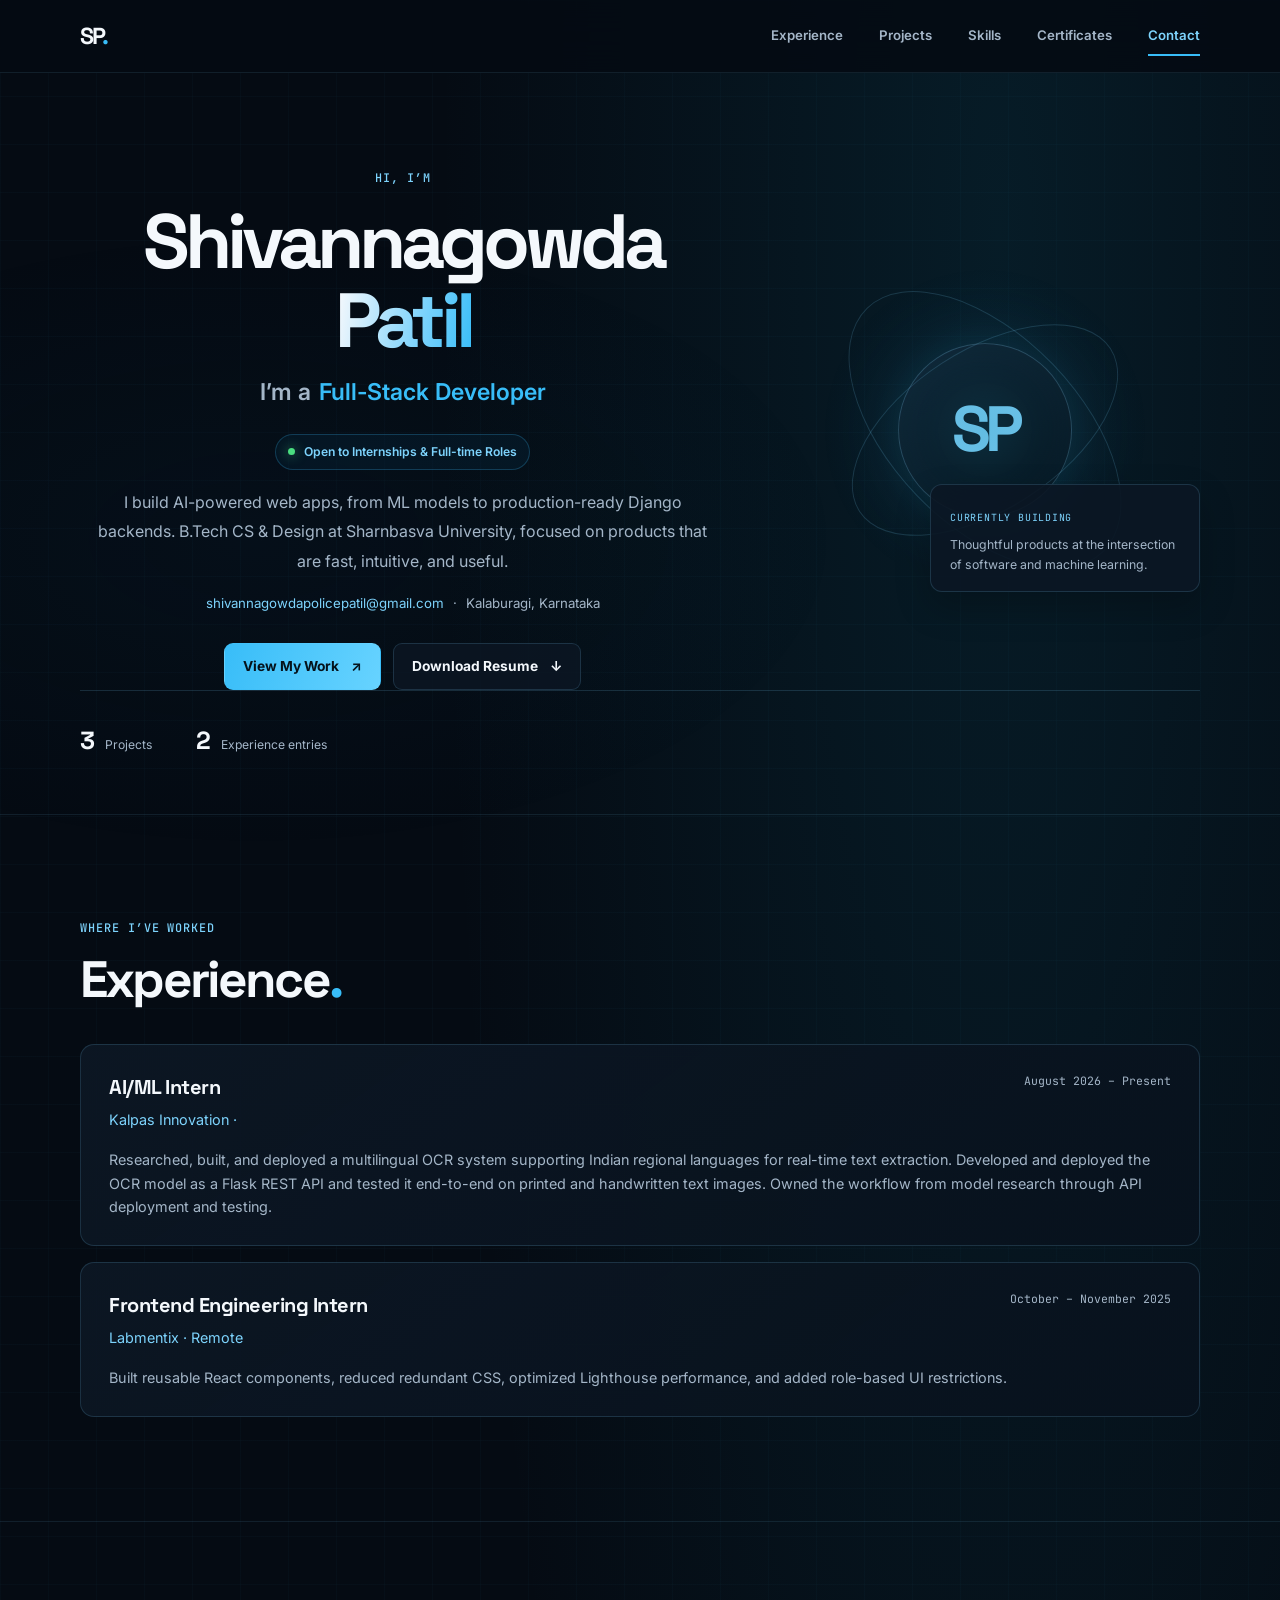
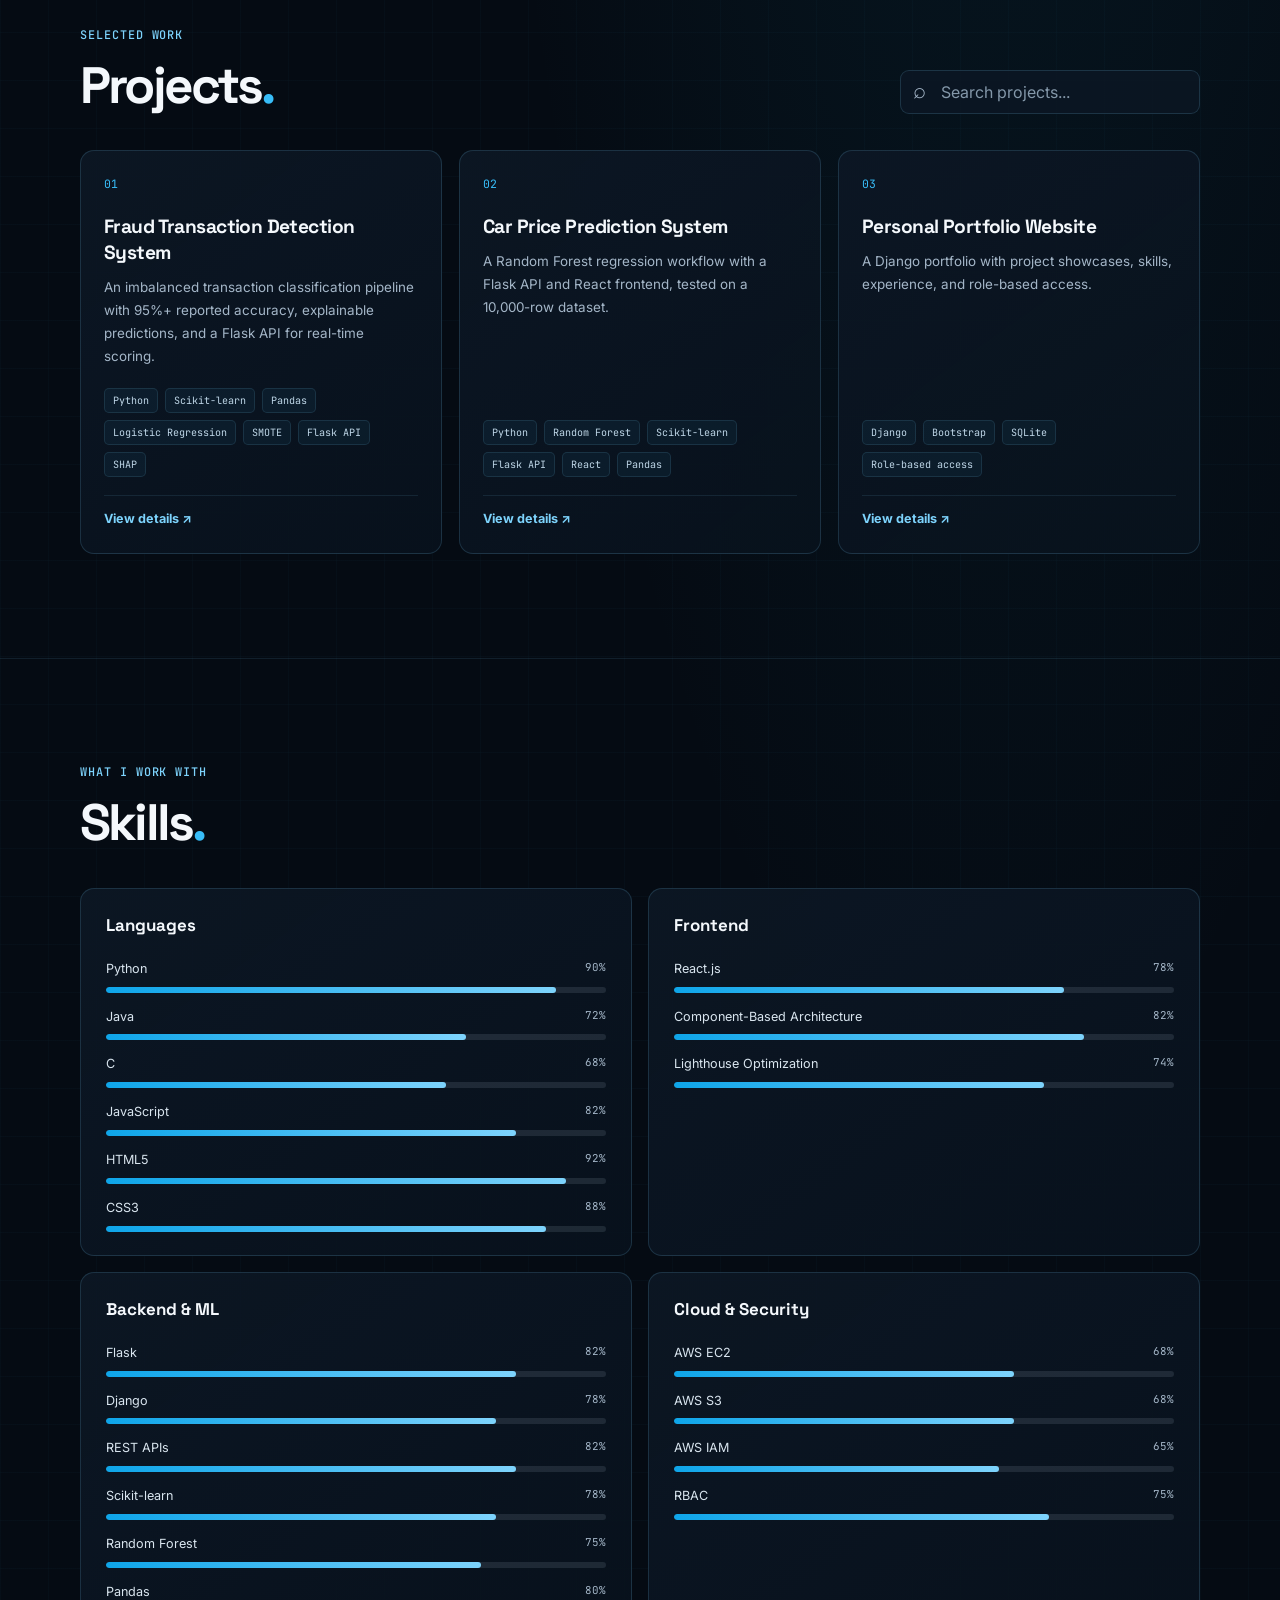
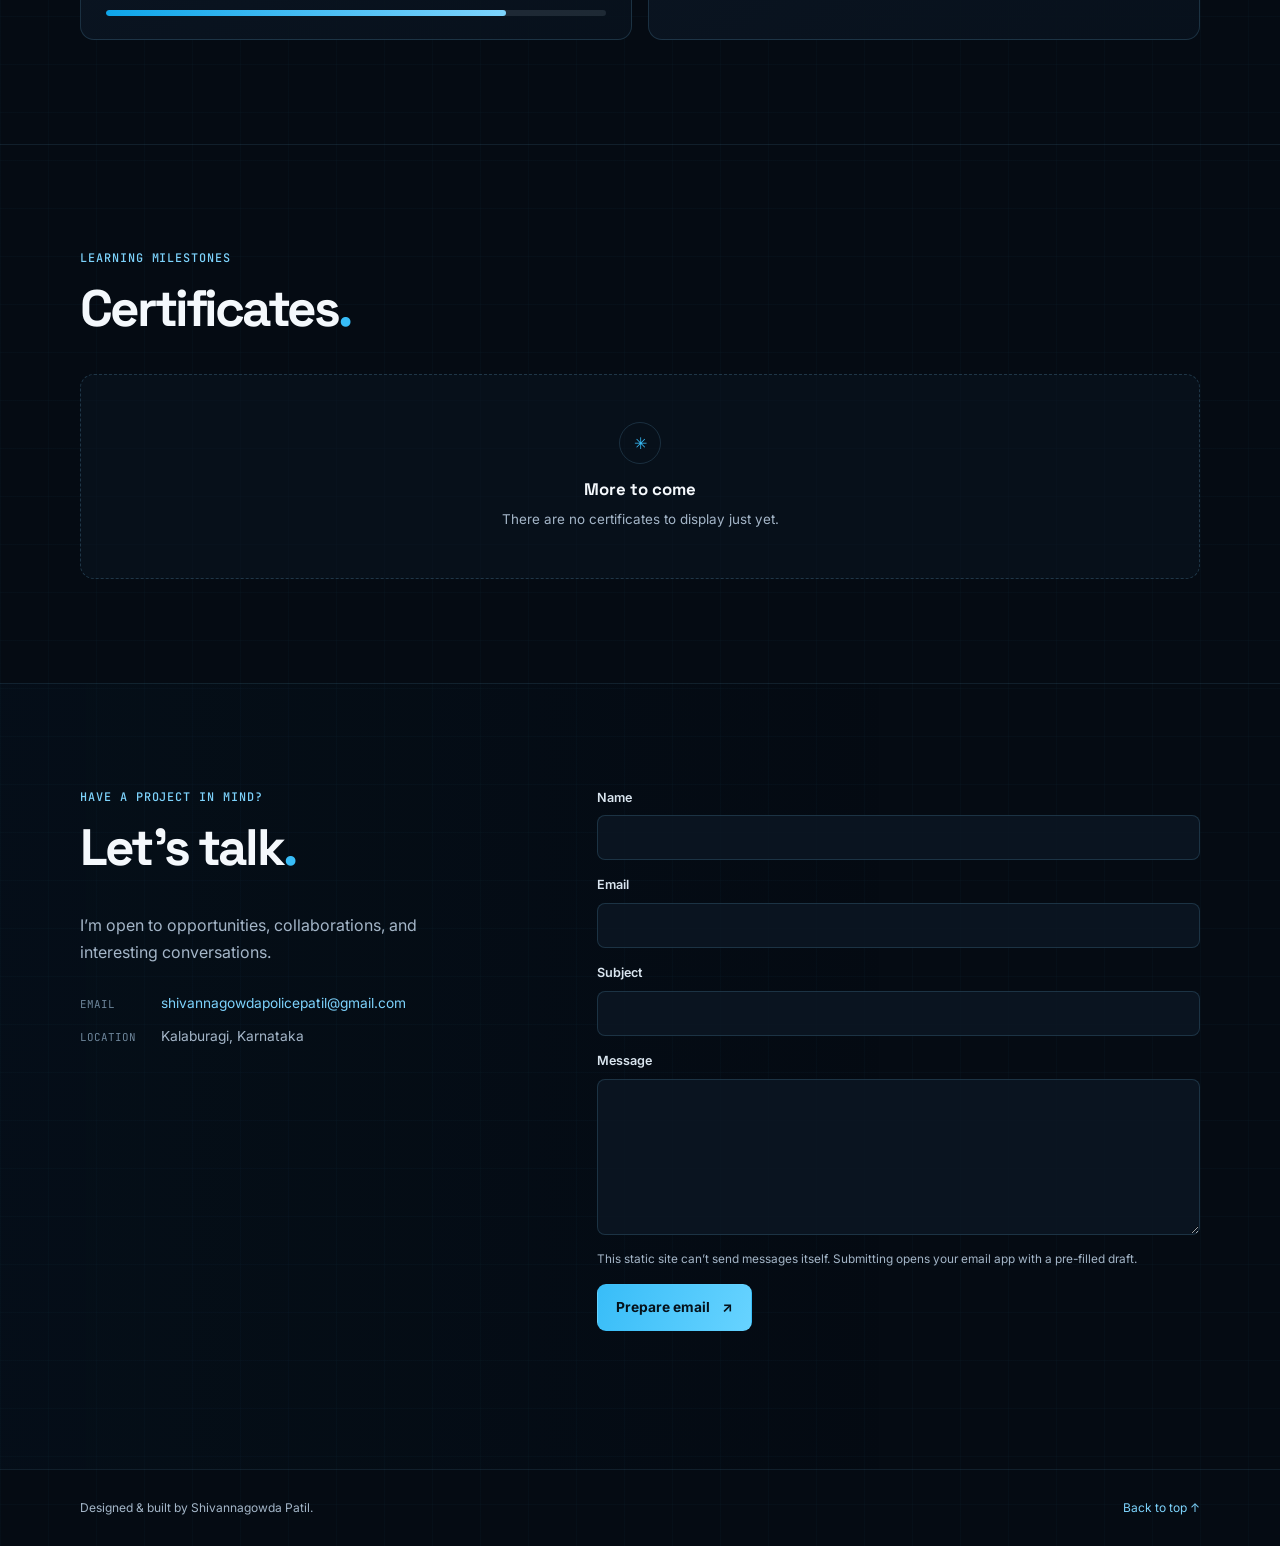
<file: index.html>
<!doctype html>
<html lang="en">
<head>
  <meta charset="utf-8">
  <meta name="viewport" content="width=device-width, initial-scale=1">
  <meta name="theme-color" content="#050b13">
  <meta name="description" content="Shivannagowda Patil is a full-stack developer and AI/ML engineer building useful, AI-powered web applications.">
  <meta property="og:type" content="website">
  <meta property="og:title" content="Shivannagowda Patil — Developer Portfolio">
  <meta property="og:description" content="Projects, experience, skills, and contact information for Shivannagowda Patil.">
  <meta property="og:url" content="https://USERNAME.github.io/REPO/">
  <meta property="og:image" content="https://USERNAME.github.io/REPO/assets/favicon.svg">
  <meta name="twitter:card" content="summary">
  <meta name="twitter:title" content="Shivannagowda Patil — Developer Portfolio">
  <meta name="twitter:description" content="Projects, experience, skills, and contact information for Shivannagowda Patil.">
  <meta name="twitter:image" content="https://USERNAME.github.io/REPO/assets/favicon.svg">
  <title>Shivannagowda Patil — Developer Portfolio</title>
  <link rel="icon" href="assets/favicon.svg" type="image/svg+xml">
  <link rel="preconnect" href="https://fonts.googleapis.com">
  <link rel="preconnect" href="https://fonts.gstatic.com" crossorigin>
  <link href="https://fonts.googleapis.com/css2?family=Inter:wght@400;500;600;700&family=JetBrains+Mono:wght@400;500;600&family=Space+Grotesk:wght@400;500;600;700&display=swap" rel="stylesheet">
  <link rel="stylesheet" href="css/styles.css">
  <script src="js/data.js" defer></script>
  <script src="js/main.js" defer></script>
</head>
<body>
  <a class="skip-link" href="#main">Skip to content</a>
  <header class="site-header">
    <div class="container header-inner">
      <a class="brand" href="#home" aria-label="Shivannagowda Patil, home">SP<span>.</span></a>
      <button class="menu-toggle" type="button" aria-expanded="false" aria-controls="primary-navigation" aria-label="Open navigation">
        <span></span><span></span><span></span>
      </button>
      <nav class="primary-navigation" id="primary-navigation" aria-label="Main navigation">
        <a href="#experience">Experience</a>
        <a href="#projects">Projects</a>
        <a href="#skills">Skills</a>
        <a href="#certificates">Certificates</a>
        <a href="#contact">Contact</a>
      </nav>
    </div>
  </header>

  <main id="main">
    <section class="hero section" id="home" aria-labelledby="hero-title" tabindex="-1">
      <div class="container hero-grid">
        <div class="hero-copy">
          <p class="eyebrow">Hi, I’m</p>
          <h1 id="hero-title">Shivannagowda <span>Patil</span></h1>
          <p class="role-line" aria-label="Full-Stack Developer, AI/ML Engineer, Problem Solver">
            <span class="role-prefix">I’m a</span>
            <span class="role-text" id="role-text">Full-Stack Developer</span>
          </p>
          <p class="availability"><span class="status-dot" aria-hidden="true"></span>Open to Internships &amp; Full-time Roles</p>
          <p class="hero-description">I build AI-powered web apps, from ML models to production-ready Django backends. B.Tech CS &amp; Design at Sharnbasva University, focused on products that are fast, intuitive, and useful.</p>
          <div class="hero-contact">
            <a href="mailto:shivannagowdapolicepatil@gmail.com">shivannagowdapolicepatil@gmail.com</a>
            <span aria-hidden="true">·</span>
            <span>Kalaburagi, Karnataka</span>
          </div>
          <div class="hero-actions">
            <a class="button button-primary" href="#projects">View My Work <span aria-hidden="true">↗</span></a>
            <a class="button button-secondary" href="assets/resume.pdf" download>Download Resume <span aria-hidden="true">↓</span></a>
          </div>
        </div>
        <aside class="hero-aside" aria-label="Portfolio summary">
          <div class="orbit orbit-one" aria-hidden="true"></div>
          <div class="orbit orbit-two" aria-hidden="true"></div>
          <div class="hero-mark" aria-hidden="true">SP</div>
          <div class="hero-note">
            <span class="mono-label">CURRENTLY BUILDING</span>
            <p>Thoughtful products at the intersection of software and machine learning.</p>
          </div>
        </aside>
      </div>
      <div class="container stats" id="portfolio-stats" aria-label="Portfolio statistics"></div>
    </section>

    <section class="section section-bordered" id="experience" aria-labelledby="experience-title">
      <div class="container">
        <div class="section-heading">
          <p class="eyebrow">Where I’ve worked</p>
          <h2 id="experience-title">Experience<span class="heading-period">.</span></h2>
        </div>
        <div class="experience-list" id="experience-list"></div>
      </div>
    </section>

    <section class="section section-bordered" id="projects" aria-labelledby="projects-title">
      <div class="container">
        <div class="section-heading section-heading-row">
          <div>
            <p class="eyebrow">Selected work</p>
            <h2 id="projects-title">Projects<span class="heading-period">.</span></h2>
          </div>
          <label class="search-field">
            <span class="sr-only">Search projects by name or technology</span>
            <span class="search-icon" aria-hidden="true">⌕</span>
            <input id="project-search" type="search" placeholder="Search projects..." autocomplete="off">
          </label>
        </div>
        <div class="project-grid" id="project-grid" aria-live="polite"></div>
        <p class="empty-state" id="project-empty" hidden>No projects match that search. Try another title or technology.</p>
      </div>
    </section>

    <section class="section section-bordered" id="skills" aria-labelledby="skills-title">
      <div class="container">
        <div class="section-heading">
          <p class="eyebrow">What I work with</p>
          <h2 id="skills-title">Skills<span class="heading-period">.</span></h2>
        </div>
        <div class="skills-grid" id="skills-grid"></div>
      </div>
    </section>

    <section class="section section-bordered" id="certificates" aria-labelledby="certificates-title">
      <div class="container">
        <div class="section-heading">
          <p class="eyebrow">Learning milestones</p>
          <h2 id="certificates-title">Certificates<span class="heading-period">.</span></h2>
        </div>
        <div class="certificate-empty">
          <span class="empty-icon" aria-hidden="true">✳</span>
          <h3>More to come</h3>
          <p>There are no certificates to display just yet.</p>
        </div>
      </div>
    </section>

    <section class="section section-bordered contact-section" id="contact" aria-labelledby="contact-title">
      <div class="container contact-grid">
        <div>
          <div class="section-heading">
            <p class="eyebrow">Have a project in mind?</p>
            <h2 id="contact-title">Let’s talk<span class="heading-period">.</span></h2>
          </div>
          <p class="contact-intro">I’m open to opportunities, collaborations, and interesting conversations.</p>
          <div class="contact-details" id="contact-details"></div>
        </div>
        <form class="contact-form" id="contact-form">
          <div class="form-row">
            <label for="contact-name">Name</label>
            <input id="contact-name" name="name" type="text" autocomplete="name" required minlength="2" maxlength="100">
          </div>
          <div class="form-row">
            <label for="contact-email">Email</label>
            <input id="contact-email" name="email" type="email" autocomplete="email" required maxlength="254">
          </div>
          <div class="form-row">
            <label for="contact-subject">Subject</label>
            <input id="contact-subject" name="subject" type="text" required minlength="2" maxlength="150">
          </div>
          <div class="form-row">
            <label for="contact-message">Message</label>
            <textarea id="contact-message" name="message" rows="5" required minlength="10" maxlength="5000"></textarea>
          </div>
          <p class="form-note">This static site can’t send messages itself. Submitting opens your email app with a pre-filled draft.</p>
          <button class="button button-primary form-submit" type="submit">Prepare email <span aria-hidden="true">↗</span></button>
          <p class="form-feedback" id="form-feedback" role="status" aria-live="polite"></p>
        </form>
      </div>
    </section>
  </main>

  <footer class="site-footer">
    <div class="container footer-inner">
      <p>Designed &amp; built by Shivannagowda Patil.</p>
      <a href="#home">Back to top ↑</a>
    </div>
  </footer>

  <button class="back-to-top" id="back-to-top" type="button" aria-label="Back to top" hidden>↑</button>

  <dialog class="project-dialog" id="project-dialog" aria-labelledby="dialog-title">
    <div class="dialog-content">
      <button class="dialog-close" id="dialog-close" type="button" aria-label="Close project details">×</button>
      <p class="eyebrow">Project details</p>
      <h2 id="dialog-title"></h2>
      <p class="dialog-description" id="dialog-description"></p>
      <ul class="tag-list dialog-tags" id="dialog-tags" aria-label="Technologies"></ul>
      <div class="dialog-links" id="dialog-links"></div>
    </div>
  </dialog>
</body>
</html>
</file>
<file: css/styles.css>
:root {
  color-scheme: dark;
  --bg: #050b13;
  --surface: #0c1724;
  --surface-raised: #101f2e;
  --accent: #38bdf8;
  --accent-soft: #7dd3fc;
  --text: #f4f8fc;
  --muted: #a4b6c8;
  --border: rgba(125, 211, 252, 0.16);
  --font-heading: "Space Grotesk", "Segoe UI", sans-serif;
  --font-body: "Inter", "Segoe UI", sans-serif;
  --font-mono: "JetBrains Mono", Consolas, monospace;
  --container: 1120px;
}

* { box-sizing: border-box; }
html { scroll-behavior: smooth; scroll-padding-top: 88px; }
body {
  margin: 0;
  min-width: 320px;
  background:
    radial-gradient(ellipse at 78% 5%, rgba(14, 116, 144, 0.16), transparent 35rem),
    linear-gradient(rgba(56, 189, 248, 0.025) 1px, transparent 1px),
    linear-gradient(90deg, rgba(56, 189, 248, 0.025) 1px, transparent 1px),
    var(--bg);
  background-size: auto, 48px 48px, 48px 48px, auto;
  color: var(--text);
  font-family: var(--font-body);
  line-height: 1.65;
}
body::before {
  position: fixed;
  z-index: -1;
  inset: 0;
  background: radial-gradient(ellipse at 20% 60%, rgba(8, 47, 73, 0.13), transparent 40%);
  content: "";
  pointer-events: none;
}
a { color: inherit; }
button, input, textarea { font: inherit; }
button, a { -webkit-tap-highlight-color: transparent; }
button:focus-visible, a:focus-visible, input:focus-visible, textarea:focus-visible {
  outline: 2px solid var(--accent-soft);
  outline-offset: 4px;
}
::selection { color: var(--bg); background: var(--accent-soft); }
.container { width: min(var(--container), calc(100% - 48px)); margin-inline: auto; }
.sr-only {
  position: absolute;
  width: 1px;
  height: 1px;
  padding: 0;
  overflow: hidden;
  clip: rect(0, 0, 0, 0);
  white-space: nowrap;
  border: 0;
}
.skip-link {
  position: fixed;
  z-index: 20;
  top: 12px;
  left: 12px;
  padding: 10px 14px;
  transform: translateY(-150%);
  border-radius: 8px;
  background: var(--accent);
  color: var(--bg);
  font-weight: 700;
}
.skip-link:focus { transform: translateY(0); }

.site-header {
  position: sticky;
  z-index: 10;
  top: 0;
  border-bottom: 1px solid rgba(125, 211, 252, 0.1);
  background: rgba(5, 11, 19, 0.88);
  backdrop-filter: blur(18px);
}
.header-inner { display: flex; min-height: 72px; align-items: center; justify-content: space-between; }
.brand {
  color: var(--text);
  font-family: var(--font-heading);
  font-size: 1.45rem;
  font-weight: 700;
  letter-spacing: -0.08em;
  text-decoration: none;
}
.brand span { color: var(--accent); }
.primary-navigation { display: flex; align-items: center; gap: clamp(18px, 3vw, 36px); }
.primary-navigation a {
  position: relative;
  color: var(--muted);
  font-size: 0.83rem;
  font-weight: 600;
  text-decoration: none;
  transition: color 160ms ease;
}
.primary-navigation a:hover, .primary-navigation a[aria-current="location"] { color: var(--accent-soft); }
.primary-navigation a[aria-current="location"]::after {
  position: absolute;
  right: 0;
  bottom: -9px;
  left: 0;
  height: 2px;
  background: var(--accent);
  content: "";
}
.menu-toggle { display: none; }

.section { padding: 104px 0; }
.hero { position: relative; padding: 96px 0 52px; overflow: hidden; }
.hero-grid { display: grid; min-height: 420px; grid-template-columns: 1.2fr 0.8fr; align-items: center; gap: 44px; }
.hero-copy { position: relative; z-index: 1; text-align: center; }
.eyebrow {
  margin: 0 0 13px;
  color: var(--accent-soft);
  font-family: var(--font-mono);
  font-size: 0.74rem;
  font-weight: 500;
  letter-spacing: 0.08em;
  text-transform: uppercase;
}
h1, h2, h3, p { margin-top: 0; }
h1, h2, h3 { font-family: var(--font-heading); }
h1 { max-width: 760px; margin-bottom: 12px; font-size: clamp(2.8rem, 6vw, 5.4rem); line-height: 1.04; letter-spacing: -0.065em; }
h1 span {
  background: linear-gradient(100deg, #f4f8fc 5%, #7dd3fc 62%, #38bdf8);
  background-clip: text;
  -webkit-text-fill-color: transparent;
}
.role-line { display: flex; min-height: 36px; align-items: center; justify-content: center; gap: 8px; margin-bottom: 22px; font-size: clamp(1.1rem, 2.2vw, 1.45rem); font-weight: 600; }
.role-prefix { color: var(--muted); }
.role-text { color: var(--accent); }
.availability {
  display: flex;
  width: fit-content;
  align-items: center;
  gap: 9px;
  margin: 0 auto 18px;
  padding: 7px 12px;
  border: 1px solid rgba(56, 189, 248, 0.23);
  border-radius: 999px;
  background: rgba(8, 47, 73, 0.26);
  color: var(--accent-soft);
  font-size: 0.76rem;
  font-weight: 600;
}
.status-dot { width: 7px; height: 7px; border-radius: 50%; background: #4ade80; box-shadow: 0 0 12px rgba(74, 222, 128, 0.7); }
.hero-description { max-width: 630px; margin: 0 auto 17px; color: var(--muted); font-size: 1rem; line-height: 1.85; }
.hero-contact { display: flex; flex-wrap: wrap; align-items: center; justify-content: center; gap: 9px; color: var(--muted); font-size: 0.83rem; }
.hero-contact a, .contact-details a { color: var(--accent-soft); text-decoration: none; }
.hero-contact a:hover, .contact-details a:hover { text-decoration: underline; }
.hero-actions { display: flex; flex-wrap: wrap; justify-content: center; gap: 12px; margin-top: 28px; }
.button {
  display: inline-flex;
  min-height: 47px;
  align-items: center;
  justify-content: center;
  gap: 12px;
  padding: 0 18px;
  border: 1px solid transparent;
  border-radius: 9px;
  cursor: pointer;
  font-size: 0.86rem;
  font-weight: 700;
  text-decoration: none;
  transition: transform 160ms ease, border-color 160ms ease, background 160ms ease;
}
.button:hover { transform: translateY(-2px); }
.button-primary { background: linear-gradient(110deg, #38bdf8, #67d3ff); color: #05121b; }
.button-primary:hover { background: #7dd3fc; }
.button-secondary { border-color: var(--border); background: rgba(12, 23, 36, 0.75); color: var(--text); }
.button-secondary:hover { border-color: rgba(125, 211, 252, 0.5); background: var(--surface); }
.hero-aside { position: relative; display: grid; min-height: 360px; place-items: center; }
.hero-aside::before {
  position: absolute;
  width: min(320px, 75vw);
  aspect-ratio: 1;
  border-radius: 50%;
  background: radial-gradient(circle, rgba(14, 116, 144, 0.24), rgba(8, 47, 73, 0.08) 48%, transparent 72%);
  content: "";
}
.orbit { position: absolute; width: 300px; height: 160px; border: 1px solid rgba(125, 211, 252, 0.17); border-radius: 50%; }
.orbit-one { transform: rotate(-33deg); }
.orbit-two { width: 340px; height: 190px; transform: rotate(46deg); }
.hero-mark {
  display: grid;
  width: 174px;
  aspect-ratio: 1;
  place-items: center;
  border: 1px solid rgba(125, 211, 252, 0.28);
  border-radius: 50%;
  background: linear-gradient(145deg, rgba(16, 31, 46, 0.96), rgba(5, 11, 19, 0.94));
  box-shadow: 0 0 70px rgba(56, 189, 248, 0.14), inset 0 0 45px rgba(56, 189, 248, 0.08);
  color: var(--accent-soft);
  font-family: var(--font-heading);
  font-size: 4rem;
  font-weight: 700;
  letter-spacing: -0.1em;
}
.hero-note {
  position: absolute;
  right: 0;
  bottom: 18px;
  width: min(270px, 80%);
  padding: 17px 19px;
  border: 1px solid var(--border);
  border-radius: 12px;
  background: rgba(12, 23, 36, 0.9);
  box-shadow: 0 15px 35px rgba(0, 0, 0, 0.22);
}
.mono-label { color: var(--accent-soft); font-family: var(--font-mono); font-size: 0.62rem; letter-spacing: 0.08em; }
.hero-note p { margin: 7px 0 0; color: var(--muted); font-size: 0.77rem; line-height: 1.55; }
.stats { display: flex; flex-wrap: wrap; gap: 44px; padding-top: 30px; border-top: 1px solid var(--border); }
.stat { display: flex; align-items: baseline; gap: 10px; }
.stat-value { color: var(--text); font-family: var(--font-heading); font-size: 1.55rem; font-weight: 700; }
.stat-label { color: var(--muted); font-size: 0.76rem; }

.section-bordered { border-top: 1px solid rgba(125, 211, 252, 0.1); }
.section-heading { margin-bottom: 36px; }
.section-heading h2 { margin: 0; font-size: clamp(2.2rem, 4vw, 3.2rem); line-height: 1.1; letter-spacing: -0.055em; }
.heading-period { color: var(--accent); }
.section-heading-row { display: flex; align-items: end; justify-content: space-between; gap: 22px; }
.experience-list { display: grid; gap: 16px; }
.experience-card, .project-card, .skill-card {
  border: 1px solid var(--border);
  border-radius: 14px;
  background: linear-gradient(145deg, rgba(12, 23, 36, 0.96), rgba(8, 18, 29, 0.92));
}
.experience-card { display: grid; grid-template-columns: 1fr auto; gap: 12px 24px; padding: 26px 28px; }
.experience-role { margin: 0; font-size: 1.25rem; letter-spacing: -0.025em; }
.experience-company { margin: 4px 0 0; color: var(--accent-soft); font-size: 0.9rem; }
.experience-date { color: var(--muted); font-family: var(--font-mono); font-size: 0.72rem; text-align: right; }
.experience-description { grid-column: 1 / -1; margin: 4px 0 0; color: var(--muted); font-size: 0.9rem; }
.search-field { position: relative; width: min(300px, 100%); }
.search-icon { position: absolute; top: 50%; left: 13px; transform: translateY(-52%); color: var(--muted); font-size: 1.35rem; }
.search-field input {
  width: 100%;
  min-height: 44px;
  padding: 0 14px 0 40px;
  border: 1px solid var(--border);
  border-radius: 9px;
  background: rgba(12, 23, 36, 0.85);
  color: var(--text);
}
.search-field input::placeholder { color: #8498aa; }
.project-grid { display: grid; grid-template-columns: repeat(3, minmax(0, 1fr)); gap: 17px; }
.project-card { display: flex; min-height: 300px; flex-direction: column; padding: 23px; transition: transform 180ms ease, border-color 180ms ease; }
.project-card:hover { transform: translateY(-4px); border-color: rgba(56, 189, 248, 0.42); }
.project-index { margin-bottom: 21px; color: var(--accent); font-family: var(--font-mono); font-size: 0.72rem; }
.project-card h3 { margin: 0 0 10px; font-size: 1.2rem; line-height: 1.35; letter-spacing: -0.03em; }
.project-card > p { margin-bottom: 20px; color: var(--muted); font-size: 0.84rem; line-height: 1.7; }
.tag-list { display: flex; flex-wrap: wrap; gap: 7px; margin: auto 0 18px; padding: 0; list-style: none; }
.tag-list li {
  padding: 4px 8px;
  border: 1px solid rgba(125, 211, 252, 0.12);
  border-radius: 5px;
  background: rgba(56, 189, 248, 0.055);
  color: #bfd7e8;
  font-family: var(--font-mono);
  font-size: 0.63rem;
  line-height: 1.5;
}
.project-card-footer { display: flex; align-items: center; justify-content: space-between; gap: 12px; padding-top: 13px; border-top: 1px solid rgba(125, 211, 252, 0.1); }
.text-button, .project-link {
  padding: 0;
  border: 0;
  background: transparent;
  color: var(--accent-soft);
  cursor: pointer;
  font-size: 0.79rem;
  font-weight: 700;
  text-decoration: none;
}
.text-button:hover, .project-link:hover { color: var(--text); }
.project-links { display: flex; gap: 12px; }
.empty-state { padding: 30px; border: 1px dashed var(--border); border-radius: 12px; color: var(--muted); text-align: center; }

.js-enabled .section-bordered .container, .js-enabled .stats {
  opacity: 0;
  transform: translateY(12px);
  transition: opacity 420ms ease, transform 420ms ease;
}
.js-enabled .section-bordered .container.is-visible, .js-enabled .stats.is-visible {
  opacity: 1;
  transform: translateY(0);
}

.skills-grid { display: grid; grid-template-columns: repeat(2, minmax(0, 1fr)); gap: 16px; }
.skill-card { padding: 23px 25px; }
.skill-card h3 { margin-bottom: 19px; font-size: 1.06rem; }
.skill-list { display: grid; gap: 14px; }
.skill-item { display: grid; gap: 7px; }
.skill-label-row { display: flex; justify-content: space-between; gap: 14px; color: #d9e5ef; font-size: 0.79rem; }
.skill-value { color: var(--muted); font-family: var(--font-mono); font-size: 0.68rem; }
.skill-track { height: 6px; overflow: hidden; border-radius: 99px; background: rgba(164, 182, 200, 0.14); }
.skill-progress { height: 100%; border-radius: inherit; background: linear-gradient(90deg, #0ea5e9, #7dd3fc); }
.certificate-empty { display: grid; min-height: 205px; place-content: center; justify-items: center; padding: 24px; border: 1px dashed rgba(125, 211, 252, 0.2); border-radius: 14px; background: rgba(12, 23, 36, 0.45); text-align: center; }
.empty-icon { display: grid; width: 42px; height: 42px; margin-bottom: 12px; place-items: center; border: 1px solid var(--border); border-radius: 50%; color: var(--accent); }
.certificate-empty h3 { margin-bottom: 4px; font-size: 1.05rem; }
.certificate-empty p { margin: 0; color: var(--muted); font-size: 0.84rem; }

.contact-section { background: linear-gradient(90deg, rgba(8, 47, 73, 0.1), transparent 70%); }
.contact-grid { display: grid; grid-template-columns: 0.85fr 1.15fr; gap: 72px; }
.contact-intro { max-width: 350px; color: var(--muted); }
.contact-details { display: grid; gap: 10px; margin-top: 27px; font-size: 0.86rem; }
.contact-detail { display: flex; align-items: baseline; gap: 11px; color: var(--muted); }
.contact-detail-label { width: 70px; color: #6e879c; font-family: var(--font-mono); font-size: 0.68rem; text-transform: uppercase; }
.contact-form { display: grid; gap: 15px; }
.form-row { display: grid; gap: 7px; }
.form-row label { color: #d9e5ef; font-size: 0.79rem; font-weight: 600; }
.form-row input, .form-row textarea {
  width: 100%;
  border: 1px solid var(--border);
  border-radius: 8px;
  background: rgba(12, 23, 36, 0.85);
  color: var(--text);
}
.form-row input { min-height: 45px; padding: 0 12px; }
.form-row textarea { min-height: 130px; padding: 11px 12px; resize: vertical; }
.form-row input:focus, .form-row textarea:focus { border-color: var(--accent); }
.form-note { margin: 0; color: var(--muted); font-size: 0.74rem; line-height: 1.6; }
.form-submit { justify-self: start; }
.form-feedback { min-height: 1.5em; margin: 0; color: var(--accent-soft); font-size: 0.8rem; }

.site-footer { border-top: 1px solid rgba(125, 211, 252, 0.1); }
.footer-inner { display: flex; min-height: 76px; align-items: center; justify-content: space-between; gap: 20px; color: var(--muted); font-size: 0.75rem; }
.footer-inner p { margin: 0; }
.footer-inner a { color: var(--accent-soft); text-decoration: none; }
.back-to-top {
  position: fixed;
  z-index: 8;
  right: 22px;
  bottom: 22px;
  display: grid;
  width: 44px;
  height: 44px;
  place-items: center;
  border: 1px solid rgba(125, 211, 252, 0.3);
  border-radius: 50%;
  background: var(--surface-raised);
  color: var(--accent-soft);
  cursor: pointer;
  font-size: 1.2rem;
  box-shadow: 0 8px 25px rgba(0, 0, 0, 0.3);
}
.back-to-top[hidden] { display: none; }
.project-dialog {
  width: min(620px, calc(100% - 32px));
  max-height: min(85vh, 760px);
  padding: 0;
  overflow: auto;
  border: 1px solid rgba(125, 211, 252, 0.26);
  border-radius: 16px;
  background: #08131f;
  color: var(--text);
  box-shadow: 0 25px 100px rgba(0, 0, 0, 0.7);
}
.project-dialog::backdrop { background: rgba(1, 6, 12, 0.78); backdrop-filter: blur(5px); }
.dialog-content { position: relative; padding: clamp(24px, 5vw, 38px); }
.dialog-close {
  position: absolute;
  top: 15px;
  right: 15px;
  display: grid;
  width: 36px;
  height: 36px;
  place-items: center;
  border: 1px solid var(--border);
  border-radius: 50%;
  background: var(--surface);
  color: var(--text);
  cursor: pointer;
  font-size: 1.45rem;
}
.dialog-content h2 { max-width: 90%; margin-bottom: 15px; font-size: clamp(1.6rem, 5vw, 2.2rem); line-height: 1.2; }
.dialog-description { color: var(--muted); line-height: 1.8; }
.dialog-tags { margin: 20px 0; }
.dialog-links { display: flex; flex-wrap: wrap; gap: 16px; }
.dialog-links a { color: var(--accent-soft); font-size: 0.83rem; font-weight: 600; }

@media (max-width: 800px) {
  .section { padding: 82px 0; }
  .hero { padding-top: 70px; }
  .hero-grid { min-height: auto; grid-template-columns: 1fr; }
  .hero-aside { display: none; }
  .project-grid { grid-template-columns: repeat(2, minmax(0, 1fr)); }
  .contact-grid { gap: 38px; }
}
@media (max-width: 620px) {
  html { scroll-padding-top: 74px; }
  .container { width: min(var(--container), calc(100% - 36px)); }
  .header-inner { min-height: 64px; }
  .menu-toggle {
    display: flex;
    width: 42px;
    height: 42px;
    flex-direction: column;
    align-items: center;
    justify-content: center;
    gap: 5px;
    border: 1px solid var(--border);
    border-radius: 8px;
    background: var(--surface);
    cursor: pointer;
  }
  .menu-toggle span { width: 17px; height: 2px; border-radius: 2px; background: var(--text); }
  .primary-navigation {
    position: absolute;
    top: calc(100% + 1px);
    right: 0;
    left: 0;
    display: none;
    align-items: stretch;
    gap: 0;
    padding: 8px 18px 14px;
    border-bottom: 1px solid var(--border);
    background: rgba(5, 11, 19, 0.98);
  }
  .primary-navigation.is-open { display: flex; flex-direction: column; }
  .primary-navigation a { padding: 12px 5px; border-bottom: 1px solid rgba(125, 211, 252, 0.08); }
  .primary-navigation a:last-child { border-bottom: 0; }
  .primary-navigation a[aria-current="location"]::after { right: auto; bottom: 8px; left: 5px; width: 22px; }
  .section { padding: 68px 0; }
  .hero { padding-top: 62px; }
  h1 { font-size: clamp(2.65rem, 12vw, 4rem); }
  .hero-description { font-size: 0.91rem; }
  .hero-contact { flex-direction: column; align-items: center; gap: 3px; }
  .hero-contact > span[aria-hidden="true"] { display: none; }
  .stats { gap: 18px 26px; }
  .stat { gap: 7px; }
  .stat-value { font-size: 1.35rem; }
  .stat-label { font-size: 0.7rem; }
  .section-heading-row { align-items: stretch; flex-direction: column; }
  .search-field { width: 100%; }
  .project-grid, .skills-grid, .contact-grid { grid-template-columns: 1fr; }
  .project-card { min-height: 275px; }
  .experience-card { grid-template-columns: 1fr; padding: 21px; }
  .experience-date { text-align: left; }
  .experience-description { grid-column: auto; }
  .skill-card { padding: 21px; }
  .contact-grid { gap: 31px; }
  .footer-inner { min-height: 68px; }
}
@media (max-width: 375px) {
  .container { width: calc(100% - 30px); }
  .hero-actions { flex-direction: column; align-items: stretch; }
  .hero-actions .button { width: 100%; }
  .stats { gap: 14px 18px; }
  .stat { align-items: flex-start; flex-direction: column; gap: 0; }
  .footer-inner { align-items: flex-start; flex-direction: column; justify-content: center; gap: 4px; padding-block: 14px; }
}
@media (prefers-reduced-motion: reduce) {
  *, *::before, *::after { scroll-behavior: auto !important; animation-duration: 0.01ms !important; animation-iteration-count: 1 !important; transition-duration: 0.01ms !important; }
  .js-enabled .section-bordered .container, .js-enabled .stats { opacity: 1; transform: none; }
}
</file>
